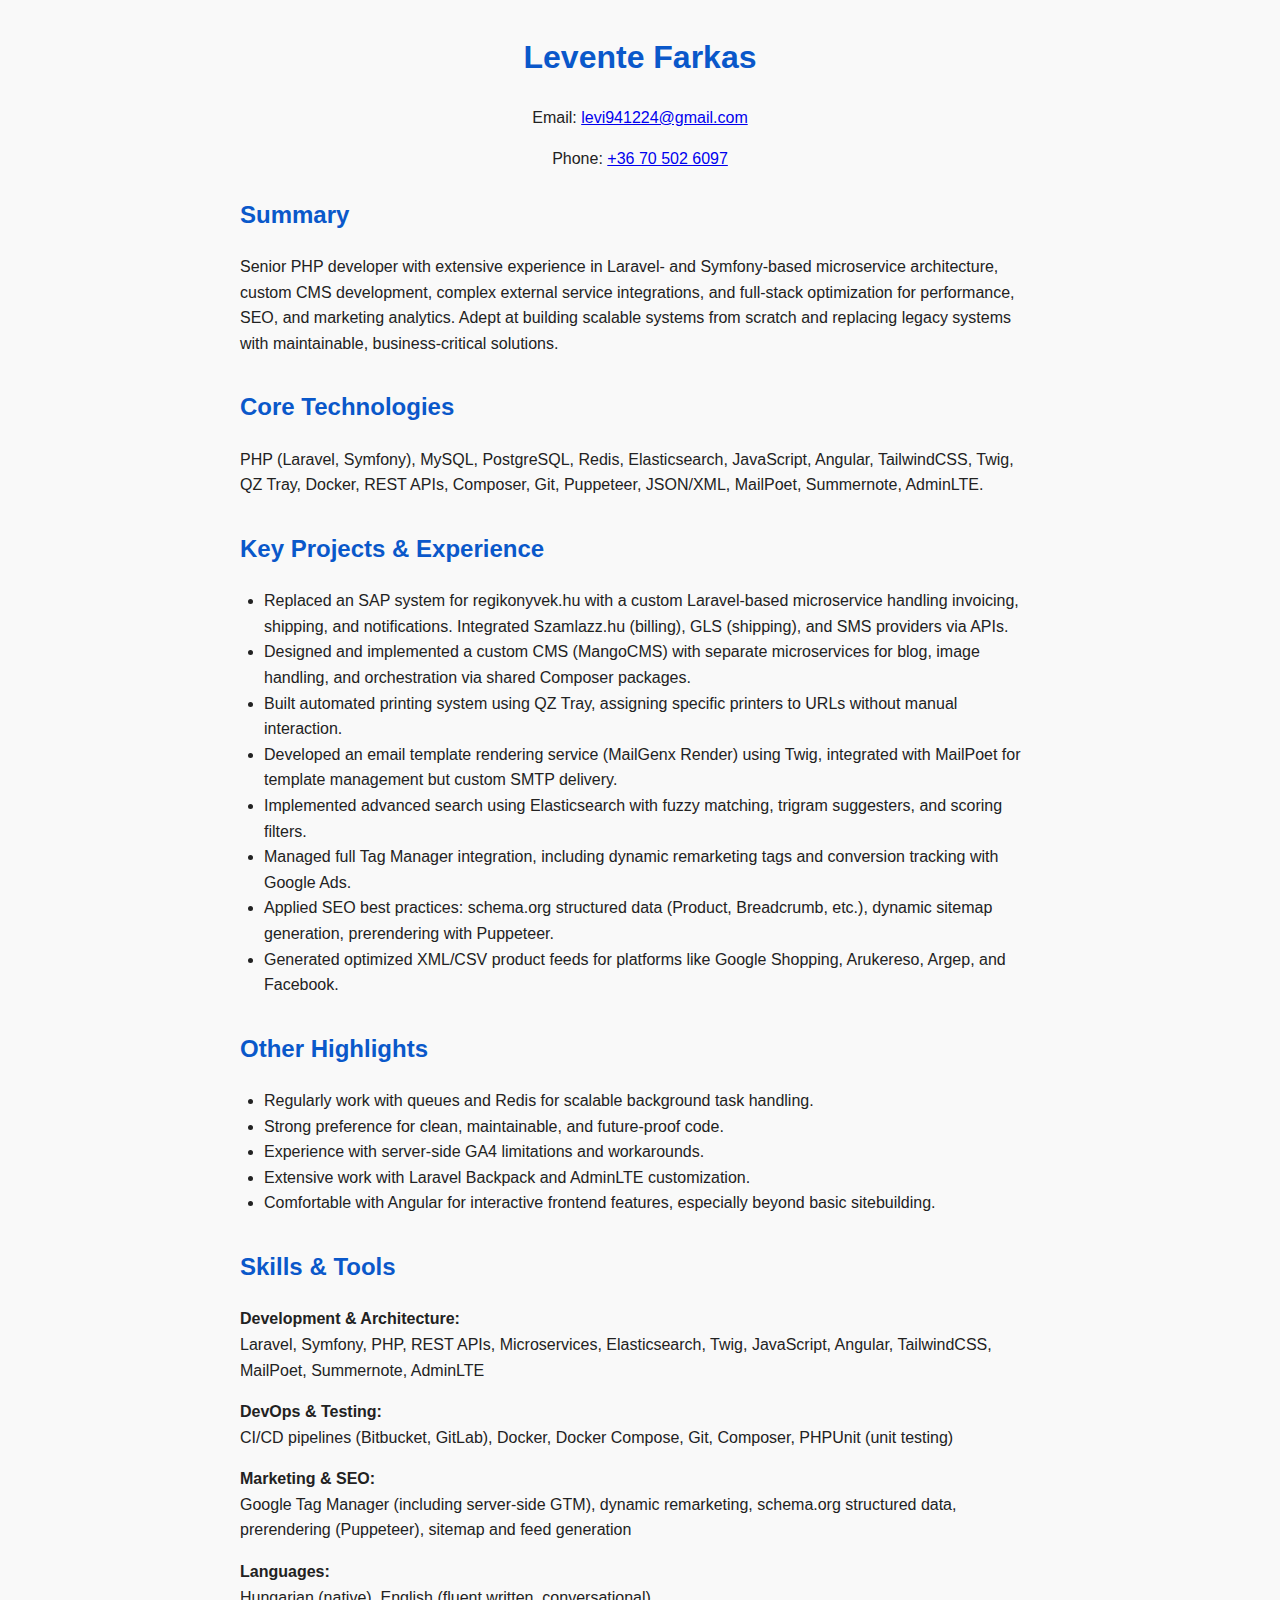
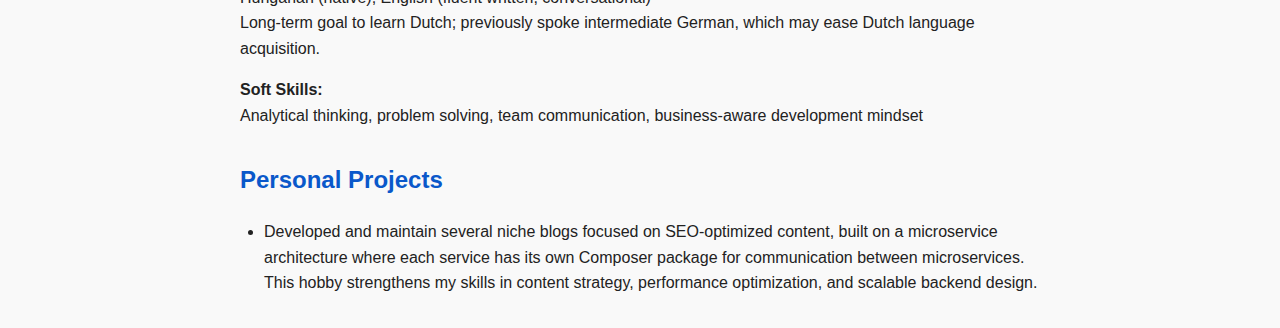
<file: index.html>
<!DOCTYPE html>
<html lang="en">
<head>
<meta charset="UTF-8" />
<meta name="viewport" content="width=device-width, initial-scale=1" />
<title>Levente Farkas – Senior PHP Developer</title>
<style>
  body {
    font-family: Arial, sans-serif;
    max-width: 800px;
    margin: 2rem auto;
    padding: 0 1rem;
    line-height: 1.6;
    background-color: #f9f9f9;
    color: #222;
  }
  h1, h2, h3 {
    color: #0a58ca;
  }
  h1 {
    text-align: center;
  }
  section {
    margin-bottom: 2rem;
  }
  ul {
    padding-left: 1.5rem;
  }
  .contact-info {
    text-align: center;
    margin-bottom: 1.5rem;
  }
</style>
</head>
<body>

<h1>Levente Farkas</h1>
<div class="contact-info">
  <p>Email: <a href="mailto:levi941224@gmail.com">levi941224@gmail.com</a></p>
  <p>Phone: <a href="tel:+36705026097">+36 70 502 6097</a></p>
</div>

<section>
  <h2>Summary</h2>
  <p>Senior PHP developer with extensive experience in Laravel- and Symfony-based microservice architecture, custom CMS development, complex external service integrations, and full-stack optimization for performance, SEO, and marketing analytics. Adept at building scalable systems from scratch and replacing legacy systems with maintainable, business-critical solutions.</p>
</section>

<section>
  <h2>Core Technologies</h2>
  <p>PHP (Laravel, Symfony), MySQL, PostgreSQL, Redis, Elasticsearch, JavaScript, Angular, TailwindCSS, Twig, QZ Tray, Docker, REST APIs, Composer, Git, Puppeteer, JSON/XML, MailPoet, Summernote, AdminLTE.</p>
</section>

<section>
  <h2>Key Projects & Experience</h2>
  <ul>
    <li>Replaced an SAP system for regikonyvek.hu with a custom Laravel-based microservice handling invoicing, shipping, and notifications. Integrated Szamlazz.hu (billing), GLS (shipping), and SMS providers via APIs.</li>
    <li>Designed and implemented a custom CMS (MangoCMS) with separate microservices for blog, image handling, and orchestration via shared Composer packages.</li>
    <li>Built automated printing system using QZ Tray, assigning specific printers to URLs without manual interaction.</li>
    <li>Developed an email template rendering service (MailGenx Render) using Twig, integrated with MailPoet for template management but custom SMTP delivery.</li>
    <li>Implemented advanced search using Elasticsearch with fuzzy matching, trigram suggesters, and scoring filters.</li>
    <li>Managed full Tag Manager integration, including dynamic remarketing tags and conversion tracking with Google Ads.</li>
    <li>Applied SEO best practices: schema.org structured data (Product, Breadcrumb, etc.), dynamic sitemap generation, prerendering with Puppeteer.</li>
    <li>Generated optimized XML/CSV product feeds for platforms like Google Shopping, Arukereso, Argep, and Facebook.</li>
  </ul>
</section>

<section>
  <h2>Other Highlights</h2>
  <ul>
    <li>Regularly work with queues and Redis for scalable background task handling.</li>
    <li>Strong preference for clean, maintainable, and future-proof code.</li>
    <li>Experience with server-side GA4 limitations and workarounds.</li>
    <li>Extensive work with Laravel Backpack and AdminLTE customization.</li>
    <li>Comfortable with Angular for interactive frontend features, especially beyond basic sitebuilding.</li>
  </ul>
</section>

<section>
  <h2>Skills & Tools</h2>
  <p><strong>Development & Architecture:</strong><br/>
  Laravel, Symfony, PHP, REST APIs, Microservices, Elasticsearch, Twig, JavaScript, Angular, TailwindCSS, MailPoet, Summernote, AdminLTE</p>
  <p><strong>DevOps & Testing:</strong><br/>
  CI/CD pipelines (Bitbucket, GitLab), Docker, Docker Compose, Git, Composer, PHPUnit (unit testing)</p>
  <p><strong>Marketing & SEO:</strong><br/>
  Google Tag Manager (including server-side GTM), dynamic remarketing, schema.org structured data, prerendering (Puppeteer), sitemap and feed generation</p>
  <p><strong>Languages:</strong><br/>
  Hungarian (native), English (fluent written, conversational)<br/>
  Long-term goal to learn Dutch; previously spoke intermediate German, which may ease Dutch language acquisition.</p>
  <p><strong>Soft Skills:</strong><br/>
  Analytical thinking, problem solving, team communication, business-aware development mindset</p>
</section>

<section>
  <h2>Personal Projects</h2>
  <ul>
    <li>Developed and maintain several niche blogs focused on SEO-optimized content, built on a microservice architecture where each service has its own Composer package for communication between microservices. This hobby strengthens my skills in content strategy, performance optimization, and scalable backend design.</li>
  </ul>
</section>

</body>
</html>
</file>
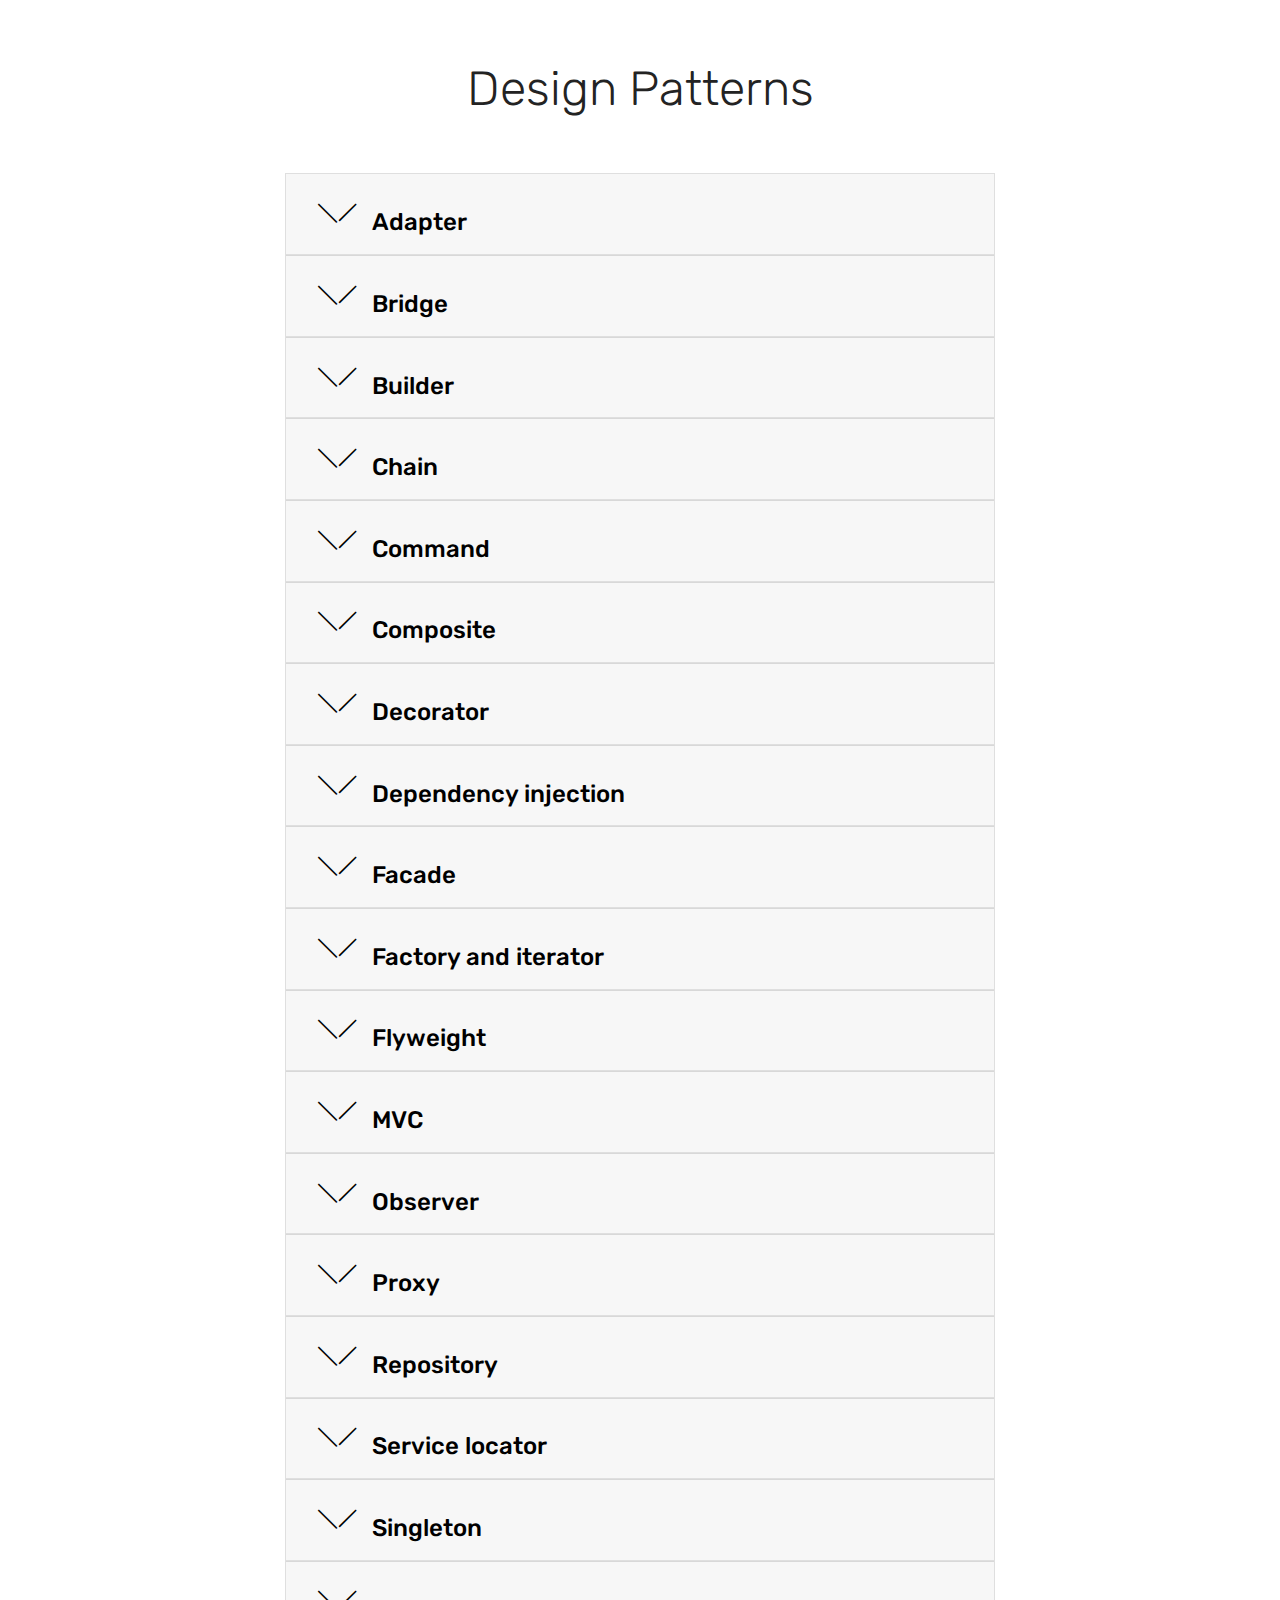
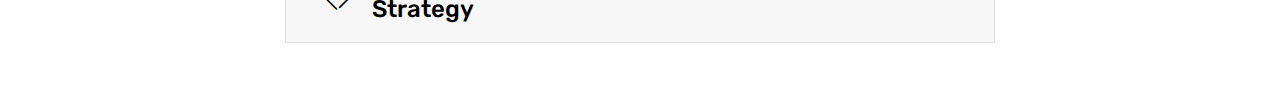
<file: design-patterns/index.html>
<!DOCTYPE html>
<html lang="en">
<head>
  <meta charset="UTF-8">
  <meta http-equiv="X-UA-Compatible" content="IE=edge">
  <meta name="viewport" content="width=device-width, initial-scale=1, minimum-scale=1">
  <meta name="description" content="">
  <title>Design Patterns</title>
  <link rel="stylesheet" href="assets/web/assets/mobirise-icons/mobirise-icons.css">
  <link rel="stylesheet" href="assets/bootstrap/css/bootstrap.min.css">
  <link rel="stylesheet" href="assets/bootstrap/css/bootstrap-grid.min.css">
  <link rel="stylesheet" href="assets/bootstrap/css/bootstrap-reboot.min.css">
  <link rel="stylesheet" href="assets/tether/tether.min.css">
  <link rel="stylesheet" href="assets/theme/css/style.css">
  <link rel="preload" as="style" href="assets/mobirise/css/mbr-additional.css"><link rel="stylesheet" href="assets/mobirise/css/mbr-additional.css" type="text/css">
</head>
<body>
      <section class="toggle1 cid-rLbWqLmRwD" id="toggle1-0">
            <div class="container">
                <div class="media-container-row">
                    <div class="col-12 col-md-8">
                        <div class="section-head text-center space30">
                           <h2 class="mbr-section-title pb-5 mbr-fonts-style display-2">Design Patterns</h2>
                        </div>
                        <div class="clearfix"></div>
                        <div id="bootstrap-toggle" class="toggle-panel accordionStyles tab-content">


                            <div class="card">
                                <div class="card-header" role="tab" id="heading1">
                                    <a role="button" class="collapsed panel-title text-black" data-toggle="collapse" data-core="" href="#collapse1_0" aria-expanded="false" aria-controls="collapse1">
                                        <h4 class="mbr-fonts-style display-5">
                                            <span class="sign mbr-iconfont mbri-arrow-down inactive"></span>Adapter</h4>
                                    </a>
                                </div>
                                <div id="collapse1_0" class="panel-collapse noScroll collapse" role="tabpanel" aria-labelledby="heading1">
                                    <div class="panel-body p-4">
                                        <p class="mbr-fonts-style panel-text display-7">
                                            <iframe width="560" height="315" src="https://www.youtube.com/embed/8B1lVPZ-0Xs" frameborder="0" allow="accelerometer; autoplay; encrypted-media; gyroscope; picture-in-picture" allowfullscreen></iframe>
                                        </p>
                                    </div>
                                </div>
                            </div>
                            <div class="card">
                                <div class="card-header" role="tab" id="heading2">
                                    <a role="button" class="collapsed panel-title text-black" data-toggle="collapse" data-core="" href="#collapse1_1" aria-expanded="false" aria-controls="collapse1">
                                        <h4 class="mbr-fonts-style display-5">
                                            <span class="sign mbr-iconfont mbri-arrow-down inactive"></span>Bridge</h4>
                                    </a>
                                </div>
                                <div id="collapse1_1" class="panel-collapse noScroll collapse" role="tabpanel" aria-labelledby="heading2">
                                    <div class="panel-body p-4">
                                        <p class="mbr-fonts-style panel-text display-7">
                                            <iframe width="560" height="315" src="https://www.youtube.com/embed/FCcBOh_UxNg" frameborder="0" allow="accelerometer; autoplay; encrypted-media; gyroscope; picture-in-picture" allowfullscreen></iframe>
                                        </p>
                                    </div>
                                </div>
                            </div>
                            <div class="card">
                                <div class="card-header" role="tab" id="heading3">
                                    <a role="button" class="collapsed panel-title text-black" data-toggle="collapse" data-core="" href="#collapse1_2" aria-expanded="false" aria-controls="collapse1">
                                        <h4 class="mbr-fonts-style display-5">
                                            <span class="sign mbr-iconfont mbri-arrow-down inactive"></span>Builder</h4>
                                    </a>
                                </div>
                                <div id="collapse1_2" class="panel-collapse noScroll collapse" role="tabpanel" aria-labelledby="heading3">
                                    <div class="panel-body p-4">
                                        <p class="mbr-fonts-style panel-text display-7">
                                            <iframe width="560" height="315" src="https://www.youtube.com/embed/Ol5-J6ohP9w" frameborder="0" allow="accelerometer; autoplay; encrypted-media; gyroscope; picture-in-picture" allowfullscreen></iframe>
                                        </p>
                                    </div>
                                </div>
                            </div>
                            <div class="card">
                                <div class="card-header" role="tab" id="heading4">
                                    <a role="button" class="collapsed panel-title text-black" data-toggle="collapse" data-core="" href="#collapse1_3" aria-expanded="false" aria-controls="collapse1">
                                        <h4 class="mbr-fonts-style display-5">
                                            <span class="sign mbr-iconfont mbri-arrow-down inactive"></span>Chain</h4>
                                    </a>
                                </div>
                                <div id="collapse1_3" class="panel-collapse noScroll collapse" role="tabpanel" aria-labelledby="heading4">
                                    <div class="panel-body p-4">
                                        <p class="mbr-fonts-style panel-text display-7">
                                            <iframe width="560" height="315" src="https://www.youtube.com/embed/Wsik_uy1mnw" frameborder="0" allow="accelerometer; autoplay; encrypted-media; gyroscope; picture-in-picture" allowfullscreen></iframe>
                                        </p>
                                    </div>
                                </div>
                            </div>
                            <div class="card">
                                <div class="card-header" role="tab" id="heading6">
                                    <a role="button" class="collapsed panel-title text-black" data-toggle="collapse" data-core="" href="#collapse1_5" aria-expanded="false" aria-controls="collapse1">
                                        <h4 class="mbr-fonts-style display-5">
                                            <span class="sign mbr-iconfont mbri-arrow-down inactive"></span>Command</h4>
                                    </a>
                                </div>
                                <div id="collapse1_5" class="panel-collapse noScroll collapse" role="tabpanel" aria-labelledby="heading6">
                                    <div class="panel-body p-4">
                                        <p class="mbr-fonts-style panel-text display-7">
                                            <iframe width="560" height="315" src="https://www.youtube.com/embed/a64Ba4uV7jc" frameborder="0" allow="accelerometer; autoplay; encrypted-media; gyroscope; picture-in-picture" allowfullscreen></iframe>
                                        </p>
                                    </div>
                                </div>
                            </div>
                            <div class="card">
                                <div class="card-header" role="tab" id="heading7">
                                    <a role="button" class="collapsed panel-title text-black" data-toggle="collapse" data-core="" href="#collapse1_6" aria-expanded="false" aria-controls="collapse1">
                                        <h4 class="mbr-fonts-style display-5">
                                            <span class="sign mbr-iconfont mbri-arrow-down inactive"></span>Composite</h4>
                                    </a>
                                </div>
                                <div id="collapse1_6" class="panel-collapse noScroll collapse" role="tabpanel" aria-labelledby="heading7">
                                    <div class="panel-body p-4">
                                        <p class="mbr-fonts-style panel-text display-7">
                                            <iframe width="560" height="315" src="https://www.youtube.com/embed/VktGiVzhGLg" frameborder="0" allow="accelerometer; autoplay; encrypted-media; gyroscope; picture-in-picture" allowfullscreen></iframe>
                                        </p>
                                    </div>
                                </div>
                            </div>
                            <div class="card">
                                <div class="card-header" role="tab" id="heading8">
                                    <a role="button" class="collapsed panel-title text-black" data-toggle="collapse" data-core="" href="#collapse1_7" aria-expanded="false" aria-controls="collapse1">
                                        <h4 class="mbr-fonts-style display-5">
                                            <span class="sign mbr-iconfont mbri-arrow-down inactive"></span>Decorator</h4>
                                    </a>
                                </div>
                                <div id="collapse1_7" class="panel-collapse noScroll collapse" role="tabpanel" aria-labelledby="heading8">
                                    <div class="panel-body p-4">
                                        <p class="mbr-fonts-style panel-text display-7">
                                            <iframe width="560" height="315" src="https://www.youtube.com/embed/G2ZjpD9n6Yc" frameborder="0" allow="accelerometer; autoplay; encrypted-media; gyroscope; picture-in-picture" allowfullscreen></iframe>
                                        </p>
                                    </div>
                                </div>
                            </div>
                            <div class="card">
                                <div class="card-header" role="tab" id="heading9">
                                    <a role="button" class="collapsed panel-title text-black" data-toggle="collapse" data-core="" href="#collapse1_8" aria-expanded="false" aria-controls="collapse1">
                                        <h4 class="mbr-fonts-style display-5">
                                            <span class="sign mbr-iconfont mbri-arrow-down inactive"></span>Dependency injection</h4>
                                    </a>
                                </div>
                                <div id="collapse1_8" class="panel-collapse noScroll collapse" role="tabpanel" aria-labelledby="heading9">
                                    <div class="panel-body p-4">
                                        <p class="mbr-fonts-style panel-text display-7">
                                            <iframe width="560" height="315" src="https://www.youtube.com/embed/1wTlax0dwjw" frameborder="0" allow="accelerometer; autoplay; encrypted-media; gyroscope; picture-in-picture" allowfullscreen></iframe>
                                        </p>
                                    </div>
                                </div>
                            </div>
                            <div class="card">
                                <div class="card-header" role="tab" id="heading10">
                                    <a role="button" class="collapsed panel-title text-black" data-toggle="collapse" data-core="" href="#collapse1_9" aria-expanded="false" aria-controls="collapse1">
                                        <h4 class="mbr-fonts-style display-5">
                                            <span class="sign mbr-iconfont mbri-arrow-down inactive"></span>Facade</h4>
                                    </a>
                                </div>
                                <div id="collapse1_9" class="panel-collapse noScroll collapse" role="tabpanel" aria-labelledby="heading10">
                                    <div class="panel-body p-4">
                                        <p class="mbr-fonts-style panel-text display-7">
                                            <iframe width="560" height="315" src="https://www.youtube.com/embed/9lZ3tik9XMY" frameborder="0" allow="accelerometer; autoplay; encrypted-media; gyroscope; picture-in-picture" allowfullscreen></iframe>
                                        </p>
                                    </div>
                                </div>
                            </div>
                            <div class="card">
                                <div class="card-header" role="tab" id="heading11">
                                    <a role="button" class="collapsed panel-title text-black" data-toggle="collapse" data-core="" href="#collapse1_10" aria-expanded="false" aria-controls="collapse1">
                                        <h4 class="mbr-fonts-style display-5">
                                            <span class="sign mbr-iconfont mbri-arrow-down inactive"></span>Factory and iterator</h4>
                                    </a>
                                </div>
                                <div id="collapse1_10" class="panel-collapse noScroll collapse" role="tabpanel" aria-labelledby="heading11">
                                    <div class="panel-body p-4">
                                        <p class="mbr-fonts-style panel-text display-7">
                                            <iframe width="560" height="315" src="https://www.youtube.com/embed/-3RBkgLS3Aw" frameborder="0" allow="accelerometer; autoplay; encrypted-media; gyroscope; picture-in-picture" allowfullscreen></iframe>
                                        </p>
                                    </div>
                                </div>
                            </div>
                            <div class="card">
                                <div class="card-header" role="tab" id="heading12">
                                    <a role="button" class="collapsed panel-title text-black" data-toggle="collapse" data-core="" href="#collapse1_11" aria-expanded="false" aria-controls="collapse1">
                                        <h4 class="mbr-fonts-style display-5">
                                            <span class="sign mbr-iconfont mbri-arrow-down inactive"></span>Flyweight</h4>
                                    </a>
                                </div>
                                <div id="collapse1_11" class="panel-collapse noScroll collapse" role="tabpanel" aria-labelledby="heading12">
                                    <div class="panel-body p-4">
                                        <p class="mbr-fonts-style panel-text display-7">
                                            <iframe width="560" height="315" src="https://www.youtube.com/embed/jCGGS0kgVdg" frameborder="0" allow="accelerometer; autoplay; encrypted-media; gyroscope; picture-in-picture" allowfullscreen></iframe>
                                        </p>
                                    </div>
                                </div>
                            </div>
                            <div class="card">
                                <div class="card-header" role="tab" id="heading13">
                                    <a role="button" class="collapsed panel-title text-black" data-toggle="collapse" data-core="" href="#collapse1_12" aria-expanded="false" aria-controls="collapse1">
                                        <h4 class="mbr-fonts-style display-5">
                                            <span class="sign mbr-iconfont mbri-arrow-down inactive"></span>MVC</h4>
                                    </a>
                                </div>
                                <div id="collapse1_12" class="panel-collapse noScroll collapse" role="tabpanel" aria-labelledby="heading13">
                                    <div class="panel-body p-4">
                                        <p class="mbr-fonts-style panel-text display-7">
                                            <iframe width="560" height="315" src="https://www.youtube.com/embed/Ebgv8MzroZI" frameborder="0" allow="accelerometer; autoplay; encrypted-media; gyroscope; picture-in-picture" allowfullscreen></iframe>
                                        </p>
                                    </div>
                                </div>
                            </div>
                            <div class="card">
                                <div class="card-header" role="tab" id="heading14">
                                    <a role="button" class="collapsed panel-title text-black" data-toggle="collapse" data-core="" href="#collapse1_13" aria-expanded="false" aria-controls="collapse1">
                                        <h4 class="mbr-fonts-style display-5">
                                            <span class="sign mbr-iconfont mbri-arrow-down inactive"></span>Observer</h4>
                                    </a>
                                </div>
                                <div id="collapse1_13" class="panel-collapse noScroll collapse" role="tabpanel" aria-labelledby="heading14">
                                    <div class="panel-body p-4">
                                        <p class="mbr-fonts-style panel-text display-7">
                                            <iframe width="560" height="315" src="https://www.youtube.com/embed/9ik_VhOWQYk" frameborder="0" allow="accelerometer; autoplay; encrypted-media; gyroscope; picture-in-picture" allowfullscreen></iframe>
                                        </p>
                                    </div>
                                </div>
                            </div>
                            <div class="card">
                                <div class="card-header" role="tab" id="heading15">
                                    <a role="button" class="collapsed panel-title text-black" data-toggle="collapse" data-core="" href="#collapse1_14" aria-expanded="false" aria-controls="collapse1">
                                        <h4 class="mbr-fonts-style display-5">
                                            <span class="sign mbr-iconfont mbri-arrow-down inactive"></span>Proxy</h4>
                                    </a>
                                </div>
                                <div id="collapse1_14" class="panel-collapse noScroll collapse" role="tabpanel" aria-labelledby="heading15">
                                    <div class="panel-body p-4">
                                        <p class="mbr-fonts-style panel-text display-7">
                                            <iframe width="560" height="315" src="https://www.youtube.com/embed/bTft6hUGTDo" frameborder="0" allow="accelerometer; autoplay; encrypted-media; gyroscope; picture-in-picture" allowfullscreen></iframe>
                                        </p>
                                    </div>
                                </div>
                            </div>
                            <div class="card">
                                <div class="card-header" role="tab" id="heading16">
                                    <a role="button" class="collapsed panel-title text-black" data-toggle="collapse" data-core="" href="#collapse1_15" aria-expanded="false" aria-controls="collapse1">
                                        <h4 class="mbr-fonts-style display-5">
                                            <span class="sign mbr-iconfont mbri-arrow-down inactive"></span>Repository</h4>
                                    </a>
                                </div>
                                <div id="collapse1_15" class="panel-collapse noScroll collapse" role="tabpanel" aria-labelledby="heading16">
                                    <div class="panel-body p-4">
                                        <p class="mbr-fonts-style panel-text display-7">
                                            <iframe width="560" height="315" src="https://www.youtube.com/embed/Vh_KtP8jalA" frameborder="0" allow="accelerometer; autoplay; encrypted-media; gyroscope; picture-in-picture" allowfullscreen></iframe>
                                        </p>
                                    </div>
                                </div>
                            </div>
                            <div class="card">
                                <div class="card-header" role="tab" id="heading17">
                                    <a role="button" class="collapsed panel-title text-black" data-toggle="collapse" data-core="" href="#collapse1_16" aria-expanded="false" aria-controls="collapse1">
                                        <h4 class="mbr-fonts-style display-5">
                                            <span class="sign mbr-iconfont mbri-arrow-down inactive"></span>Service locator</h4>
                                    </a>
                                </div>
                                <div id="collapse1_16" class="panel-collapse noScroll collapse" role="tabpanel" aria-labelledby="heading17">
                                    <div class="panel-body p-4">
                                        <p class="mbr-fonts-style panel-text display-7">
                                            <iframe width="560" height="315" src="https://www.youtube.com/embed/pGkz3Dh_Chg" frameborder="0" allow="accelerometer; autoplay; encrypted-media; gyroscope; picture-in-picture" allowfullscreen></iframe>
                                        </p>
                                    </div>
                                </div>
                            </div>
                            <div class="card">
                                <div class="card-header" role="tab" id="heading18">
                                    <a role="button" class="collapsed panel-title text-black" data-toggle="collapse" data-core="" href="#collapse1_17" aria-expanded="false" aria-controls="collapse1">
                                        <h4 class="mbr-fonts-style display-5">
                                            <span class="sign mbr-iconfont mbri-arrow-down inactive"></span>Singleton</h4>
                                    </a>
                                </div>
                                <div id="collapse1_17" class="panel-collapse noScroll collapse" role="tabpanel" aria-labelledby="heading18">
                                    <div class="panel-body p-4">
                                        <p class="mbr-fonts-style panel-text display-7">
                                            <iframe width="560" height="315" src="https://www.youtube.com/embed/1wU8DWSTQik" frameborder="0" allow="accelerometer; autoplay; encrypted-media; gyroscope; picture-in-picture" allowfullscreen></iframe>
                                        </p>
                                    </div>
                                </div>
                            </div>
                            <div class="card">
                                <div class="card-header" role="tab" id="heading19">
                                    <a role="button" class="collapsed panel-title text-black" data-toggle="collapse" data-core="" href="#collapse1_18" aria-expanded="false" aria-controls="collapse1">
                                        <h4 class="mbr-fonts-style display-5">
                                            <span class="sign mbr-iconfont mbri-arrow-down inactive"></span>Strategy</h4>
                                    </a>
                                </div>
                                <div id="collapse1_18" class="panel-collapse noScroll collapse" role="tabpanel" aria-labelledby="heading19">
                                    <div class="panel-body p-4">
                                        <p class="mbr-fonts-style panel-text display-7">
                                            <iframe width="560" height="315" src="https://www.youtube.com/embed/AXsZGa6XWyo" frameborder="0" allow="accelerometer; autoplay; encrypted-media; gyroscope; picture-in-picture" allowfullscreen></iframe>
                                        </p>
                                    </div>
                                </div>
                            </div>
                        </div>
                    </div>
                </div>
            </div>
    </section>
  <section class="engine"><a href="https://mobirise.info/s">bootstrap theme</a></section><script src="assets/web/assets/jquery/jquery.min.js"></script>
  <script src="assets/popper/popper.min.js"></script>
  <script src="assets/bootstrap/js/bootstrap.min.js"></script>
  <script src="assets/tether/tether.min.js"></script>
  <script src="assets/smoothscroll/smooth-scroll.js"></script>
  <script src="assets/mbr-switch-arrow/mbr-switch-arrow.js"></script>
  <script src="assets/theme/js/script.js"></script>
</body>
</html>
</file>
<file: design-patterns/assets/web/assets/mobirise-icons/mobirise-icons.css>
@font-face {
  font-family: 'MobiriseIcons';
  src:  url('mobirise-icons.eot?spat4u');
  src:  url('mobirise-icons.eot?spat4u#iefix') format('embedded-opentype'),
    url('mobirise-icons.ttf?spat4u') format('truetype'),
    url('mobirise-icons.woff?spat4u') format('woff'),
    url('mobirise-icons.svg?spat4u#MobiriseIcons') format('svg');
  font-weight: normal;
  font-style: normal;
  font-display: swap;
}

[class^="mbri-"], [class*=" mbri-"] {
  /* use !important to prevent issues with browser extensions that change fonts */
  font-family: MobiriseIcons !important;
  speak: none;
  font-style: normal;
  font-weight: normal;
  font-variant: normal;
  text-transform: none;
  line-height: 1;

  /* Better Font Rendering =========== */
  -webkit-font-smoothing: antialiased;
  -moz-osx-font-smoothing: grayscale;
}

.mbri-add-submenu:before {
  content: "\e900";
}
.mbri-alert:before {
  content: "\e901";
}
.mbri-align-center:before {
  content: "\e902";
}
.mbri-align-justify:before {
  content: "\e903";
}
.mbri-align-left:before {
  content: "\e904";
}
.mbri-align-right:before {
  content: "\e905";
}
.mbri-android:before {
  content: "\e906";
}
.mbri-apple:before {
  content: "\e907";
}
.mbri-arrow-down:before {
  content: "\e908";
}
.mbri-arrow-next:before {
  content: "\e909";
}
.mbri-arrow-prev:before {
  content: "\e90a";
}
.mbri-arrow-up:before {
  content: "\e90b";
}
.mbri-bold:before {
  content: "\e90c";
}
.mbri-bookmark:before {
  content: "\e90d";
}
.mbri-bootstrap:before {
  content: "\e90e";
}
.mbri-briefcase:before {
  content: "\e90f";
}
.mbri-browse:before {
  content: "\e910";
}
.mbri-bulleted-list:before {
  content: "\e911";
}
.mbri-calendar:before {
  content: "\e912";
}
.mbri-camera:before {
  content: "\e913";
}
.mbri-cart-add:before {
  content: "\e914";
}
.mbri-cart-full:before {
  content: "\e915";
}
.mbri-cash:before {
  content: "\e916";
}
.mbri-change-style:before {
  content: "\e917";
}
.mbri-chat:before {
  content: "\e918";
}
.mbri-clock:before {
  content: "\e919";
}
.mbri-close:before {
  content: "\e91a";
}
.mbri-cloud:before {
  content: "\e91b";
}
.mbri-code:before {
  content: "\e91c";
}
.mbri-contact-form:before {
  content: "\e91d";
}
.mbri-credit-card:before {
  content: "\e91e";
}
.mbri-cursor-click:before {
  content: "\e91f";
}
.mbri-cust-feedback:before {
  content: "\e920";
}
.mbri-database:before {
  content: "\e921";
}
.mbri-delivery:before {
  content: "\e922";
}
.mbri-desktop:before {
  content: "\e923";
}
.mbri-devices:before {
  content: "\e924";
}
.mbri-down:before {
  content: "\e925";
}
.mbri-download:before {
  content: "\e989";
}
.mbri-drag-n-drop:before {
  content: "\e927";
}
.mbri-drag-n-drop2:before {
  content: "\e928";
}
.mbri-edit:before {
  content: "\e929";
}
.mbri-edit2:before {
  content: "\e92a";
}
.mbri-error:before {
  content: "\e92b";
}
.mbri-extension:before {
  content: "\e92c";
}
.mbri-features:before {
  content: "\e92d";
}
.mbri-file:before {
  content: "\e92e";
}
.mbri-flag:before {
  content: "\e92f";
}
.mbri-folder:before {
  content: "\e930";
}
.mbri-gift:before {
  content: "\e931";
}
.mbri-github:before {
  content: "\e932";
}
.mbri-globe:before {
  content: "\e933";
}
.mbri-globe-2:before {
  content: "\e934";
}
.mbri-growing-chart:before {
  content: "\e935";
}
.mbri-hearth:before {
  content: "\e936";
}
.mbri-help:before {
  content: "\e937";
}
.mbri-home:before {
  content: "\e938";
}
.mbri-hot-cup:before {
  content: "\e939";
}
.mbri-idea:before {
  content: "\e93a";
}
.mbri-image-gallery:before {
  content: "\e93b";
}
.mbri-image-slider:before {
  content: "\e93c";
}
.mbri-info:before {
  content: "\e93d";
}
.mbri-italic:before {
  content: "\e93e";
}
.mbri-key:before {
  content: "\e93f";
}
.mbri-laptop:before {
  content: "\e940";
}
.mbri-layers:before {
  content: "\e941";
}
.mbri-left-right:before {
  content: "\e942";
}
.mbri-left:before {
  content: "\e943";
}
.mbri-letter:before {
  content: "\e944";
}
.mbri-like:before {
  content: "\e945";
}
.mbri-link:before {
  content: "\e946";
}
.mbri-lock:before {
  content: "\e947";
}
.mbri-login:before {
  content: "\e948";
}
.mbri-logout:before {
  content: "\e949";
}
.mbri-magic-stick:before {
  content: "\e94a";
}
.mbri-map-pin:before {
  content: "\e94b";
}
.mbri-menu:before {
  content: "\e94c";
}
.mbri-mobile:before {
  content: "\e94d";
}
.mbri-mobile2:before {
  content: "\e94e";
}
.mbri-mobirise:before {
  content: "\e94f";
}
.mbri-more-horizontal:before {
  content: "\e950";
}
.mbri-more-vertical:before {
  content: "\e951";
}
.mbri-music:before {
  content: "\e952";
}
.mbri-new-file:before {
  content: "\e953";
}
.mbri-numbered-list:before {
  content: "\e954";
}
.mbri-opened-folder:before {
  content: "\e955";
}
.mbri-pages:before {
  content: "\e956";
}
.mbri-paper-plane:before {
  content: "\e957";
}
.mbri-paperclip:before {
  content: "\e958";
}
.mbri-photo:before {
  content: "\e959";
}
.mbri-photos:before {
  content: "\e95a";
}
.mbri-pin:before {
  content: "\e95b";
}
.mbri-play:before {
  content: "\e95c";
}
.mbri-plus:before {
  content: "\e95d";
}
.mbri-preview:before {
  content: "\e95e";
}
.mbri-print:before {
  content: "\e95f";
}
.mbri-protect:before {
  content: "\e960";
}
.mbri-question:before {
  content: "\e961";
}
.mbri-quote-left:before {
  content: "\e962";
}
.mbri-quote-right:before {
  content: "\e963";
}
.mbri-refresh:before {
  content: "\e964";
}
.mbri-responsive:before {
  content: "\e965";
}
.mbri-right:before {
  content: "\e966";
}
.mbri-rocket:before {
  content: "\e967";
}
.mbri-sad-face:before {
  content: "\e968";
}
.mbri-sale:before {
  content: "\e969";
}
.mbri-save:before {
  content: "\e96a";
}
.mbri-search:before {
  content: "\e96b";
}
.mbri-setting:before {
  content: "\e96c";
}
.mbri-setting2:before {
  content: "\e96d";
}
.mbri-setting3:before {
  content: "\e96e";
}
.mbri-share:before {
  content: "\e96f";
}
.mbri-shopping-bag:before {
  content: "\e970";
}
.mbri-shopping-basket:before {
  content: "\e971";
}
.mbri-shopping-cart:before {
  content: "\e972";
}
.mbri-sites:before {
  content: "\e973";
}
.mbri-smile-face:before {
  content: "\e974";
}
.mbri-speed:before {
  content: "\e975";
}
.mbri-star:before {
  content: "\e976";
}
.mbri-success:before {
  content: "\e977";
}
.mbri-sun:before {
  content: "\e978";
}
.mbri-sun2:before {
  content: "\e979";
}
.mbri-tablet:before {
  content: "\e97a";
}
.mbri-tablet-vertical:before {
  content: "\e97b";
}
.mbri-target:before {
  content: "\e97c";
}
.mbri-timer:before {
  content: "\e97d";
}
.mbri-to-ftp:before {
  content: "\e97e";
}
.mbri-to-local-drive:before {
  content: "\e97f";
}
.mbri-touch-swipe:before {
  content: "\e980";
}
.mbri-touch:before {
  content: "\e981";
}
.mbri-trash:before {
  content: "\e982";
}
.mbri-underline:before {
  content: "\e983";
}
.mbri-unlink:before {
  content: "\e984";
}
.mbri-unlock:before {
  content: "\e985";
}
.mbri-up-down:before {
  content: "\e986";
}
.mbri-up:before {
  content: "\e987";
}
.mbri-update:before {
  content: "\e988";
}
.mbri-upload:before {
 content: "\e926"; 
}
.mbri-user:before {
  content: "\e98a";
}
.mbri-user2:before {
  content: "\e98b";
}
.mbri-users:before {
  content: "\e98c";
}
.mbri-video:before {
  content: "\e98d";
}
.mbri-video-play:before {
  content: "\e98e";
}
.mbri-watch:before {
  content: "\e98f";
}
.mbri-website-theme:before {
  content: "\e990";
}
.mbri-wifi:before {
  content: "\e991";
}
.mbri-windows:before {
  content: "\e992";
}
.mbri-zoom-out:before {
  content: "\e993";
}
.mbri-redo:before {
  content: "\e994";
}
.mbri-undo:before {
  content: "\e995";
}
</file>
<file: design-patterns/assets/theme/css/style.css>
/*!
 * Mobirise v4 theme (https://mobirise.com/)
 * Copyright 2017 Mobirise
 */
section {
  background-color: #eeeeee; }

body {
  font-style: normal;
  line-height: 1.5; }

section,
.container,
.container-fluid {
  position: relative;
  word-wrap: break-word; }

a.mbr-iconfont:hover {
  text-decoration: none; }

.article .lead p,
.article .lead ul,
.article .lead ol,
.article .lead pre,
.article .lead blockquote {
  margin-bottom: 0; }

ul,
ol,
pre,
blockquote {
  margin-bottom: 2.3125rem; }

pre {
  background: #f4f4f4;
  padding: 10px 24px;
  white-space: pre-wrap; }

.inactive {
  -webkit-user-select: none;
  -moz-user-select: none;
  -ms-user-select: none;
  user-select: none;
  pointer-events: none;
  -webkit-user-drag: none;
  user-drag: none; }

.mbr-section__comments .row {
  justify-content: center;
  -webkit-justify-content: center; }

a {
  font-style: normal;
  font-weight: 400;
  cursor: pointer; }
  a, a:hover {
    text-decoration: none; }

figure {
  margin-bottom: 0; }

body {
  color: #232323; }

h1,
h2,
h3,
h4,
h5,
h6,
.h1,
.h2,
.h3,
.h4,
.h5,
.h6,
.display-1,
.display-2,
.display-3,
.display-4 {
  line-height: 1;
  word-break: break-word;
  word-wrap: break-word; }

.mbr-section-title {
  font-style: normal;
  line-height: 1.2; }

.mbr-section-subtitle {
  line-height: 1.3; }

.mbr-text {
  font-style: normal;
  line-height: 1.6; }

b,
strong {
  font-weight: bold; }

blockquote {
  padding: 10px 0 10px 20px;
  position: relative;
  border-left: 2px solid;
  border-color: #ff3366; }

input:-webkit-autofill, input:-webkit-autofill:hover, input:-webkit-autofill:focus, input:-webkit-autofill:active {
  transition-delay: 9999s;
  transition-property: background-color, color; }

textarea[type='hidden'] {
  display: none; }

body {
  position: relative; }

section {
  background-position: 50% 50%;
  background-repeat: no-repeat;
  background-size: cover; }
  section .mbr-background-video,
  section .mbr-background-video-preview {
    position: absolute;
    bottom: 0;
    left: 0;
    right: 0;
    top: 0; }

.hidden {
  visibility: hidden; }

.mbr-z-index20 {
  z-index: 20; }

/*! Base colors */
.mbr-white {
  color: #ffffff; }

.mbr-black {
  color: #000000; }

.mbr-bg-white {
  background-color: #ffffff; }

.mbr-bg-black {
  background-color: #000000; }

/*! Text-aligns */
.align-left {
  text-align: left; }

.align-center {
  text-align: center; }

.align-right {
  text-align: right; }

@media (max-width: 767px) {
  .align-left,
  .align-center,
  .align-right,
  .mbr-section-btn,
  .mbr-section-title {
    text-align: center; } }
/*! Font-weight  */
.mbr-light {
  font-weight: 300; }

.mbr-regular {
  font-weight: 400; }

.mbr-semibold {
  font-weight: 500; }

.mbr-bold {
  font-weight: 700; }

/*! Media  */
.media-size-item {
  -webkit-flex: 1 1 auto;
  -moz-flex: 1 1 auto;
  -ms-flex: 1 1 auto;
  -o-flex: 1 1 auto;
  flex: 1 1 auto; }

.media-content {
  -webkit-flex-basis: 100%;
  flex-basis: 100%; }

.media-container-row {
  display: -ms-flexbox;
  display: -webkit-flex;
  display: flex;
  -webkit-flex-direction: row;
  -ms-flex-direction: row;
  flex-direction: row;
  -webkit-flex-wrap: wrap;
  -ms-flex-wrap: wrap;
  flex-wrap: wrap;
  -webkit-justify-content: center;
  -ms-flex-pack: center;
  justify-content: center;
  -webkit-align-content: center;
  -ms-flex-line-pack: center;
  align-content: center;
  -webkit-align-items: start;
  -ms-flex-align: start;
  align-items: start; }
  .media-container-row .media-size-item {
    width: 400px; }

.media-container-column {
  display: -ms-flexbox;
  display: -webkit-flex;
  display: flex;
  -webkit-flex-direction: column;
  -ms-flex-direction: column;
  flex-direction: column;
  -webkit-flex-wrap: wrap;
  -ms-flex-wrap: wrap;
  flex-wrap: wrap;
  -webkit-justify-content: center;
  -ms-flex-pack: center;
  justify-content: center;
  -webkit-align-content: center;
  -ms-flex-line-pack: center;
  align-content: center;
  -webkit-align-items: stretch;
  -ms-flex-align: stretch;
  align-items: stretch; }
  .media-container-column > * {
    width: 100%; }

@media (min-width: 992px) {
  .media-container-row {
    -webkit-flex-wrap: nowrap;
    -ms-flex-wrap: nowrap;
    flex-wrap: nowrap; } }
figure {
  overflow: hidden; }

figure[mbr-media-size] {
  transition: width 0.1s; }

.mbr-figure img,
.mbr-figure iframe {
  display: block;
  width: 100%; }

.card {
  background-color: transparent;
  border: none; }

.card-box {
  width: 100%; }

.card-img {
  text-align: center;
  flex-shrink: 0;
  -webkit-flex-shrink: 0; }

.media {
  max-width: 100%;
  margin: 0 auto; }

.mbr-figure {
  -ms-flex-item-align: center;
  -ms-grid-row-align: center;
  -webkit-align-self: center;
  align-self: center; }

.media-container > div {
  max-width: 100%; }

.mbr-figure img,
.card-img img {
  width: 100%; }

@media (max-width: 991px) {
  .media-size-item {
    width: auto !important; }

  .media {
    width: auto; }

  .mbr-figure {
    width: 100% !important; } }
/*! Buttons */
.btn {
  font-weight: 500;
  border-width: 2px;
  font-style: normal;
  letter-spacing: 1px;
  margin: .4rem .8rem;
  white-space: normal;
  -webkit-transition: all .3s ease-in-out;
  -moz-transition: all .3s ease-in-out;
  transition: all .3s ease-in-out;
  display: inline-flex;
  align-items: center;
  justify-content: center;
  word-break: break-word;
  -webkit-align-items: center;
  -webkit-justify-content: center;
  display: -webkit-inline-flex; }

.btn-sm {
  font-weight: 500;
  letter-spacing: 1px;
  -webkit-transition: all .3s ease-in-out;
  -moz-transition: all .3s ease-in-out;
  transition: all .3s ease-in-out; }

.btn-md {
  font-weight: 500;
  letter-spacing: 1px;
  margin: .4rem .8rem !important;
  -webkit-transition: all .3s ease-in-out;
  -moz-transition: all .3s ease-in-out;
  transition: all .3s ease-in-out; }

.btn-lg {
  font-weight: 500;
  letter-spacing: 1px;
  margin: .4rem .8rem !important;
  -webkit-transition: all .3s ease-in-out;
  -moz-transition: all .3s ease-in-out;
  transition: all .3s ease-in-out; }

.mbr-section-btn {
  margin-left: -0.25rem;
  margin-right: -0.25rem;
  font-size: 0; }

nav .mbr-section-btn {
  margin-left: 0rem;
  margin-right: 0rem; }

.btn-form {
  border-radius: 0; }
  .btn-form:hover {
    cursor: pointer; }

/*! Btn icon margin */
.btn .mbr-iconfont,
.btn.btn-sm .mbr-iconfont {
  cursor: pointer;
  margin-right: 0.5rem; }

.btn.btn-md .mbr-iconfont,
.btn.btn-md .mbr-iconfont {
  margin-right: 0.8rem; }

.mbr-regular {
  font-weight: 400; }

.mbr-semibold {
  font-weight: 500; }

.mbr-bold {
  font-weight: 700; }

[type='submit'] {
  -webkit-appearance: none; }

/*! Full-screen */
.mbr-fullscreen .mbr-overlay {
  min-height: 100vh; }

.mbr-fullscreen {
  display: flex;
  display: -webkit-flex;
  display: -moz-flex;
  display: -ms-flex;
  display: -o-flex;
  align-items: center;
  -webkit-align-items: center;
  min-height: 100vh;
  padding-top: 3rem;
  padding-bottom: 3rem; }

/*! Map */
.map {
  height: 25rem;
  position: relative; }
  .map iframe {
    width: 100%;
    height: 100%; }

.mbr-overlay {
  background-color: #000;
  bottom: 0;
  left: 0;
  opacity: .5;
  position: absolute;
  right: 0;
  top: 0;
  z-index: 0;
  pointer-events: none; }

/* Form */
blockquote {
  font-style: italic;
  padding: 10px 0 10px 20px;
  font-size: 1.09rem;
  position: relative;
  border-width: 3px; }

.form-control {
  background-color: #f5f5f5;
  box-shadow: none;
  color: #565656;
  line-height: 1.43;
  min-height: 3.5em;
  padding: 1.07em .5em; }
  .form-control, .form-control:focus {
    border: 1px solid #e8e8e8; }
  .form-active .form-control:invalid {
    border-color: red; }

.form-control-label {
  position: relative;
  cursor: pointer;
  margin-bottom: .357em;
  padding: 0; }

.alert {
  color: #ffffff;
  border-radius: 0;
  border: 0;
  font-size: .875rem;
  line-height: 1.5;
  margin-bottom: 1.875rem;
  padding: 1.25rem;
  position: relative; }
  .alert.alert-form::after {
    background-color: inherit;
    bottom: -7px;
    content: "";
    display: block;
    height: 14px;
    left: 50%;
    margin-left: -7px;
    position: absolute;
    transform: rotate(45deg);
    width: 14px;
    -webkit-transform: rotate(45deg); }

.form-asterisk {
  font-family: initial;
  position: absolute;
  top: -2px;
  font-weight: normal; }

/*! Scroll to top arrow */
#scrollToTop a i:before {
  content: '';
  position: absolute;
  height: 40%;
  top: 25%;
  background: #fff;
  width: 2px;
  left: calc(50% - 1px); }
#scrollToTop a i:after {
  content: '';
  position: absolute;
  display: block;
  border-top: 2px solid #fff;
  border-right: 2px solid #fff;
  width: 40%;
  height: 40%;
  left: 30%;
  bottom: 30%;
  transform: rotate(135deg);
  -webkit-transform: rotate(135deg); }

.mbr-arrow-up {
  bottom: 25px;
  right: 90px;
  position: fixed;
  text-align: right;
  z-index: 5000;
  color: #ffffff;
  font-size: 32px;
  transform: rotate(180deg);
  -webkit-transform: rotate(180deg); }

.mbr-arrow-up a {
  background: rgba(0, 0, 0, 0.2);
  border-radius: 3px;
  color: #fff;
  display: inline-block;
  height: 60px;
  width: 60px;
  outline-style: none !important;
  position: relative;
  text-decoration: none;
  transition: all 0.3s ease-in-out;
  cursor: pointer;
  text-align: center; }
  .mbr-arrow-up a:hover {
    background-color: rgba(0, 0, 0, 0.4); }
  .mbr-arrow-up a i {
    line-height: 60px; }

.mbr-arrow-up-icon {
  display: block;
  color: #fff; }

.mbr-arrow-up-icon::before {
  content: '\203a';
  display: inline-block;
  font-family: serif;
  font-size: 32px;
  line-height: 1;
  font-style: normal;
  position: relative;
  top: 6px;
  left: -4px;
  -webkit-transform: rotate(-90deg);
  transform: rotate(-90deg); }

/*! Arrow Down */
.mbr-arrow {
  position: absolute;
  bottom: 45px;
  left: 50%;
  width: 60px;
  height: 60px;
  cursor: pointer;
  background-color: rgba(80, 80, 80, 0.5);
  border-radius: 50%;
  -webkit-transform: translateX(-50%);
  transform: translateX(-50%); }
  .mbr-arrow > a {
    display: inline-block;
    text-decoration: none;
    outline-style: none;
    -webkit-animation: arrowdown 1.7s ease-in-out infinite;
    animation: arrowdown 1.7s ease-in-out infinite; }
    .mbr-arrow > a > i {
      position: absolute;
      top: -2px;
      left: 15px;
      font-size: 2rem; }

@keyframes arrowdown {
  0% {
    transform: translateY(0px);
    -webkit-transform: translateY(0px); }
  50% {
    transform: translateY(-5px);
    -webkit-transform: translateY(-5px); }
  100% {
    transform: translateY(0px);
    -webkit-transform: translateY(0px); } }
@-webkit-keyframes arrowdown {
  0% {
    transform: translateY(0px);
    -webkit-transform: translateY(0px); }
  50% {
    transform: translateY(-5px);
    -webkit-transform: translateY(-5px); }
  100% {
    transform: translateY(0px);
    -webkit-transform: translateY(0px); } }
@media (max-width: 500px) {
  .mbr-arrow-up {
    left: 50%;
    right: auto;
    transform: translateX(-50%) rotate(180deg);
    -webkit-transform: translateX(-50%) rotate(180deg); } }
/*Gradients animation*/
@keyframes gradient-animation {
  from {
    background-position: 0% 100%;
    animation-timing-function: ease-in-out; }
  to {
    background-position: 100% 0%;
    animation-timing-function: ease-in-out; } }
@-webkit-keyframes gradient-animation {
  from {
    background-position: 0% 100%;
    animation-timing-function: ease-in-out; }
  to {
    background-position: 100% 0%;
    animation-timing-function: ease-in-out; } }
.bg-gradient {
  background-size: 200% 200%;
  animation: gradient-animation 5s infinite alternate;
  -webkit-animation: gradient-animation 5s infinite alternate; }

.menu .navbar-brand {
  display: -webkit-flex; }
  .menu .navbar-brand span {
    display: flex;
    display: -webkit-flex; }
  .menu .navbar-brand .navbar-caption-wrap {
    display: -webkit-flex; }
  .menu .navbar-brand .navbar-logo img {
    display: -webkit-flex; }
@media (min-width: 768px) and (max-width: 1023px) {
  .menu .navbar-toggleable-sm .navbar-nav {
    display: -webkit-box;
    display: -webkit-flex;
    display: -ms-flexbox; } }
@media (max-width: 1023px) {
  .menu .navbar-collapse {
    max-height: 93.5vh; }
    .menu .navbar-collapse.show {
      overflow: auto; } }
@media (min-width: 1024px) {
  .menu .navbar-nav.nav-dropdown {
    display: -webkit-flex; }
  .menu .navbar-toggleable-sm .navbar-collapse {
    display: -webkit-flex !important; }
  .menu .collapsed .navbar-collapse {
    max-height: 93.5vh; }
    .menu .collapsed .navbar-collapse.show {
      overflow: auto; } }
@media (max-width: 767px) {
  .menu .navbar-collapse {
    max-height: 80vh; } }

/* Others*/
.note-check a[data-value=Rubik] {
  font-style: normal; }

.mbr-arrow a {
  color: #ffffff; }

@media (max-width: 767px) {
  .mbr-arrow {
    display: none; } }
.navbar {
  display: -webkit-flex;
  -webkit-flex-wrap: wrap;
  -webkit-align-items: center;
  -webkit-justify-content: space-between; }

.navbar-collapse {
  -webkit-flex-basis: 100%;
  -webkit-flex-grow: 1;
  -webkit-align-items: center; }

.nav-dropdown .link {
  padding: 0.667em 1.667em !important;
  margin: 0 !important; }

.nav {
  display: -webkit-flex;
  -webkit-flex-wrap: wrap; }

.row {
  display: -webkit-flex;
  -webkit-flex-wrap: wrap; }

.justify-content-center {
  -webkit-justify-content: center; }

.form-inline {
  display: -webkit-flex;
  -webkit-flex-flow: row wrap;
  -webkit-align-items: center; }

.card-wrapper {
  -webkit-flex: 1; }

.carousel-control {
  z-index: 10;
  display: -webkit-flex;
  -webkit-align-items: center;
  -webkit-justify-content: center; }

.carousel-controls {
  display: -webkit-flex; }

.media {
  display: -webkit-flex; }

.form-group:focus {
  outline: none; }

.jq-selectbox__select {
  padding: 1.07em 0.5em;
  position: absolute;
  top: 0;
  left: 0;
  width: 100%; }

.jq-selectbox__dropdown {
  position: absolute;
  top: 100% !important;
  left: 0 !important;
  width: 100% !important; }

.jq-selectbox__trigger-arrow {
  transform: translateY(-50%); }

.jq-selectbox li {
  padding: 1.07em 0.5em; }

input[type='range'] {
  padding-left: 0 !important;
  padding-right: 0 !important; }

.modal-dialog,
.modal-content {
  height: 100%; }

.modal-dialog .carousel-inner {
  height: calc(100vh - 1.75rem); }
  @media (max-width: 575px) {
    .modal-dialog .carousel-inner {
      height: calc(100vh - 1rem); } }

.carousel-item {
  text-align: center; }

.carousel-item img {
  margin: auto; }

.navbar-toggler {
  -webkit-align-self: flex-start;
  -ms-flex-item-align: start;
  align-self: flex-start;
  padding: 0.25rem 0.75rem;
  font-size: 1.25rem;
  line-height: 1;
  background: transparent;
  border: 1px solid transparent;
  -webkit-border-radius: 0.25rem;
  border-radius: 0.25rem; }

.navbar-toggler:focus,
.navbar-toggler:hover {
  text-decoration: none; }

.navbar-toggler-icon {
  display: inline-block;
  width: 1.5em;
  height: 1.5em;
  vertical-align: middle;
  content: '';
  background: no-repeat center center;
  -webkit-background-size: 100% 100%;
  -o-background-size: 100% 100%;
  background-size: 100% 100%; }

.navbar-toggler-left {
  position: absolute;
  left: 1rem; }

.navbar-toggler-right {
  position: absolute;
  right: 1rem; }

@media (max-width: 575px) {
  .navbar-toggleable .navbar-nav .dropdown-menu {
    position: static;
    float: none; }

  .navbar-toggleable > .container {
    padding-right: 0;
    padding-left: 0; } }
@media (min-width: 576px) {
  .navbar-toggleable {
    -webkit-box-orient: horizontal;
    -webkit-box-direction: normal;
    -webkit-flex-direction: row;
    -ms-flex-direction: row;
    flex-direction: row;
    -webkit-flex-wrap: nowrap;
    -ms-flex-wrap: nowrap;
    flex-wrap: nowrap;
    -webkit-box-align: center;
    -webkit-align-items: center;
    -ms-flex-align: center;
    align-items: center; }

  .navbar-toggleable .navbar-nav {
    -webkit-box-orient: horizontal;
    -webkit-box-direction: normal;
    -webkit-flex-direction: row;
    -ms-flex-direction: row;
    flex-direction: row; }

  .navbar-toggleable .navbar-nav .nav-link {
    padding-right: 0.5rem;
    padding-left: 0.5rem; }

  .navbar-toggleable > .container {
    display: -webkit-box;
    display: -webkit-flex;
    display: -ms-flexbox;
    display: flex;
    -webkit-flex-wrap: nowrap;
    -ms-flex-wrap: nowrap;
    flex-wrap: nowrap;
    -webkit-box-align: center;
    -webkit-align-items: center;
    -ms-flex-align: center;
    align-items: center; }

  .navbar-toggleable .navbar-collapse {
    display: -webkit-box !important;
    display: -webkit-flex !important;
    display: -ms-flexbox !important;
    display: flex !important;
    width: 100%; }

  .navbar-toggleable .navbar-toggler {
    display: none; } }
@media (max-width: 767px) {
  .navbar-toggleable-sm .navbar-nav .dropdown-menu {
    position: static;
    float: none; }

  .navbar-toggleable-sm > .container {
    padding-right: 0;
    padding-left: 0; } }
@media (min-width: 768px) {
  .navbar-toggleable-sm {
    -webkit-box-orient: horizontal;
    -webkit-box-direction: normal;
    -webkit-flex-direction: row;
    -ms-flex-direction: row;
    flex-direction: row;
    -webkit-flex-wrap: nowrap;
    -ms-flex-wrap: nowrap;
    flex-wrap: nowrap;
    -webkit-box-align: center;
    -webkit-align-items: center;
    -ms-flex-align: center;
    align-items: center; }

  .navbar-toggleable-sm .navbar-nav {
    -webkit-box-orient: horizontal;
    -webkit-box-direction: normal;
    -webkit-flex-direction: row;
    -ms-flex-direction: row;
    flex-direction: row; }

  .navbar-toggleable-sm .navbar-nav .nav-link {
    padding-right: 0.5rem;
    padding-left: 0.5rem; }

  .navbar-toggleable-sm > .container {
    display: -webkit-box;
    display: -webkit-flex;
    display: -ms-flexbox;
    display: flex;
    -webkit-flex-wrap: nowrap;
    -ms-flex-wrap: nowrap;
    flex-wrap: nowrap;
    -webkit-box-align: center;
    -webkit-align-items: center;
    -ms-flex-align: center;
    align-items: center; }

  .navbar-toggleable-sm .navbar-collapse {
    display: none;
    width: 100%; }

  .navbar-toggleable-sm .navbar-toggler {
    display: none; } }
@media (max-width: 1023px) {
  .navbar-toggleable-md .navbar-nav .dropdown-menu {
    position: static;
    float: none; }

  .navbar-toggleable-md > .container {
    padding-right: 0;
    padding-left: 0; } }
@media (min-width: 1024px) {
  .navbar-toggleable-md {
    -webkit-box-orient: horizontal;
    -webkit-box-direction: normal;
    -webkit-flex-direction: row;
    -ms-flex-direction: row;
    flex-direction: row;
    -webkit-flex-wrap: nowrap;
    -ms-flex-wrap: nowrap;
    flex-wrap: nowrap;
    -webkit-box-align: center;
    -webkit-align-items: center;
    -ms-flex-align: center;
    align-items: center; }

  .navbar-toggleable-md .navbar-nav {
    -webkit-box-orient: horizontal;
    -webkit-box-direction: normal;
    -webkit-flex-direction: row;
    -ms-flex-direction: row;
    flex-direction: row; }

  .navbar-toggleable-md .navbar-nav .nav-link {
    padding-right: 0.5rem;
    padding-left: 0.5rem; }

  .navbar-toggleable-md > .container {
    display: -webkit-box;
    display: -webkit-flex;
    display: -ms-flexbox;
    display: flex;
    -webkit-flex-wrap: nowrap;
    -ms-flex-wrap: nowrap;
    flex-wrap: nowrap;
    -webkit-box-align: center;
    -webkit-align-items: center;
    -ms-flex-align: center;
    align-items: center; }

  .navbar-toggleable-md .navbar-collapse {
    display: -webkit-box !important;
    display: -webkit-flex !important;
    display: -ms-flexbox !important;
    display: flex !important;
    width: 100%; }

  .navbar-toggleable-md .navbar-toggler {
    display: none; } }
@media (max-width: 1199px) {
  .navbar-toggleable-lg .navbar-nav .dropdown-menu {
    position: static;
    float: none; }

  .navbar-toggleable-lg > .container {
    padding-right: 0;
    padding-left: 0; } }
@media (min-width: 1200px) {
  .navbar-toggleable-lg {
    -webkit-box-orient: horizontal;
    -webkit-box-direction: normal;
    -webkit-flex-direction: row;
    -ms-flex-direction: row;
    flex-direction: row;
    -webkit-flex-wrap: nowrap;
    -ms-flex-wrap: nowrap;
    flex-wrap: nowrap;
    -webkit-box-align: center;
    -webkit-align-items: center;
    -ms-flex-align: center;
    align-items: center; }

  .navbar-toggleable-lg .navbar-nav {
    -webkit-box-orient: horizontal;
    -webkit-box-direction: normal;
    -webkit-flex-direction: row;
    -ms-flex-direction: row;
    flex-direction: row; }

  .navbar-toggleable-lg .navbar-nav .nav-link {
    padding-right: 0.5rem;
    padding-left: 0.5rem; }

  .navbar-toggleable-lg > .container {
    display: -webkit-box;
    display: -webkit-flex;
    display: -ms-flexbox;
    display: flex;
    -webkit-flex-wrap: nowrap;
    -ms-flex-wrap: nowrap;
    flex-wrap: nowrap;
    -webkit-box-align: center;
    -webkit-align-items: center;
    -ms-flex-align: center;
    align-items: center; }

  .navbar-toggleable-lg .navbar-collapse {
    display: -webkit-box !important;
    display: -webkit-flex !important;
    display: -ms-flexbox !important;
    display: flex !important;
    width: 100%; }

  .navbar-toggleable-lg .navbar-toggler {
    display: none; } }
.navbar-toggleable-xl {
  -webkit-box-orient: horizontal;
  -webkit-box-direction: normal;
  -webkit-flex-direction: row;
  -ms-flex-direction: row;
  flex-direction: row;
  -webkit-flex-wrap: nowrap;
  -ms-flex-wrap: nowrap;
  flex-wrap: nowrap;
  -webkit-box-align: center;
  -webkit-align-items: center;
  -ms-flex-align: center;
  align-items: center; }

.navbar-toggleable-xl .navbar-nav .dropdown-menu {
  position: static;
  float: none; }

.navbar-toggleable-xl > .container {
  padding-right: 0;
  padding-left: 0; }

.navbar-toggleable-xl .navbar-nav {
  -webkit-box-orient: horizontal;
  -webkit-box-direction: normal;
  -webkit-flex-direction: row;
  -ms-flex-direction: row;
  flex-direction: row; }

.navbar-toggleable-xl .navbar-nav .nav-link {
  padding-right: 0.5rem;
  padding-left: 0.5rem; }

.navbar-toggleable-xl > .container {
  display: -webkit-box;
  display: -webkit-flex;
  display: -ms-flexbox;
  display: flex;
  -webkit-flex-wrap: nowrap;
  -ms-flex-wrap: nowrap;
  flex-wrap: nowrap;
  -webkit-box-align: center;
  -webkit-align-items: center;
  -ms-flex-align: center;
  align-items: center; }

.navbar-toggleable-xl .navbar-collapse {
  display: -webkit-box !important;
  display: -webkit-flex !important;
  display: -ms-flexbox !important;
  display: flex !important;
  width: 100%; }

.navbar-toggleable-xl .navbar-toggler {
  display: none; }

.card-img {
  width: auto; }

.menu .navbar.collapsed:not(.beta-menu) {
  flex-direction: column;
  -webkit-flex-direction: column; }

.carousel-item.active,
.carousel-item-next,
.carousel-item-prev {
  display: -webkit-box;
  display: -webkit-flex;
  display: -ms-flexbox;
  display: flex; }

.note-air-layout .dropup .dropdown-menu,
.note-air-layout .navbar-fixed-bottom .dropdown .dropdown-menu {
  bottom: initial !important; }

html,
body {
  height: auto;
  min-height: 100vh; }

.dropup .dropdown-toggle::after {
  display: none; }

/*# sourceMappingURL=style.css.map */
.engine {
	position: absolute;
	text-indent: -2400px;
	text-align: center;
	padding: 0;
	top: 0;
	left: -2400px;
}
</file>
<file: design-patterns/assets/mobirise/css/mbr-additional.css>
@import url(https://fonts.googleapis.com/css?family=Rubik:300,300i,400,400i,500,500i,700,700i,900,900i&display=swap);





body {
  font-family: Rubik;
}
.display-1 {
  font-family: 'Rubik', sans-serif;
  font-size: 4.25rem;
  font-display: swap;
}
.display-1 > .mbr-iconfont {
  font-size: 6.8rem;
}
.display-2 {
  font-family: 'Rubik', sans-serif;
  font-size: 3rem;
  font-display: swap;
}
.display-2 > .mbr-iconfont {
  font-size: 4.8rem;
}
.display-4 {
  font-family: 'Rubik', sans-serif;
  font-size: 1rem;
  font-display: swap;
}
.display-4 > .mbr-iconfont {
  font-size: 1.6rem;
}
.display-5 {
  font-family: 'Rubik', sans-serif;
  font-size: 1.5rem;
  font-display: swap;
}
.display-5 > .mbr-iconfont {
  font-size: 2.4rem;
}
.display-7 {
  font-family: 'Rubik', sans-serif;
  font-size: 1rem;
  font-display: swap;
}
.display-7 > .mbr-iconfont {
  font-size: 1.6rem;
}
/* ---- Fluid typography for mobile devices ---- */
/* 1.4 - font scale ratio ( bootstrap == 1.42857 ) */
/* 100vw - current viewport width */
/* (48 - 20)  48 == 48rem == 768px, 20 == 20rem == 320px(minimal supported viewport) */
/* 0.65 - min scale variable, may vary */
@media (max-width: 768px) {
  .display-1 {
    font-size: 3.4rem;
    font-size: calc( 2.1374999999999997rem + (4.25 - 2.1374999999999997) * ((100vw - 20rem) / (48 - 20)));
    line-height: calc( 1.4 * (2.1374999999999997rem + (4.25 - 2.1374999999999997) * ((100vw - 20rem) / (48 - 20))));
  }
  .display-2 {
    font-size: 2.4rem;
    font-size: calc( 1.7rem + (3 - 1.7) * ((100vw - 20rem) / (48 - 20)));
    line-height: calc( 1.4 * (1.7rem + (3 - 1.7) * ((100vw - 20rem) / (48 - 20))));
  }
  .display-4 {
    font-size: 0.8rem;
    font-size: calc( 1rem + (1 - 1) * ((100vw - 20rem) / (48 - 20)));
    line-height: calc( 1.4 * (1rem + (1 - 1) * ((100vw - 20rem) / (48 - 20))));
  }
  .display-5 {
    font-size: 1.2rem;
    font-size: calc( 1.175rem + (1.5 - 1.175) * ((100vw - 20rem) / (48 - 20)));
    line-height: calc( 1.4 * (1.175rem + (1.5 - 1.175) * ((100vw - 20rem) / (48 - 20))));
  }
}
/* Buttons */
.btn {
  padding: 1rem 3rem;
  border-radius: 3px;
}
.btn-sm {
  padding: 0.6rem 1.5rem;
  border-radius: 3px;
}
.btn-md {
  padding: 1rem 3rem;
  border-radius: 3px;
}
.btn-lg {
  padding: 1.2rem 3.2rem;
  border-radius: 3px;
}
.bg-primary {
  background-color: #149dcc !important;
}
.bg-success {
  background-color: #f7ed4a !important;
}
.bg-info {
  background-color: #82786e !important;
}
.bg-warning {
  background-color: #879a9f !important;
}
.bg-danger {
  background-color: #b1a374 !important;
}
.btn-primary,
.btn-primary:active {
  background-color: #149dcc !important;
  border-color: #149dcc !important;
  color: #ffffff !important;
}
.btn-primary:hover,
.btn-primary:focus,
.btn-primary.focus,
.btn-primary.active {
  color: #ffffff !important;
  background-color: #0d6786 !important;
  border-color: #0d6786 !important;
}
.btn-primary.disabled,
.btn-primary:disabled {
  color: #ffffff !important;
  background-color: #0d6786 !important;
  border-color: #0d6786 !important;
}
.btn-secondary,
.btn-secondary:active {
  background-color: #ff3366 !important;
  border-color: #ff3366 !important;
  color: #ffffff !important;
}
.btn-secondary:hover,
.btn-secondary:focus,
.btn-secondary.focus,
.btn-secondary.active {
  color: #ffffff !important;
  background-color: #e50039 !important;
  border-color: #e50039 !important;
}
.btn-secondary.disabled,
.btn-secondary:disabled {
  color: #ffffff !important;
  background-color: #e50039 !important;
  border-color: #e50039 !important;
}
.btn-info,
.btn-info:active {
  background-color: #82786e !important;
  border-color: #82786e !important;
  color: #ffffff !important;
}
.btn-info:hover,
.btn-info:focus,
.btn-info.focus,
.btn-info.active {
  color: #ffffff !important;
  background-color: #59524b !important;
  border-color: #59524b !important;
}
.btn-info.disabled,
.btn-info:disabled {
  color: #ffffff !important;
  background-color: #59524b !important;
  border-color: #59524b !important;
}
.btn-success,
.btn-success:active {
  background-color: #f7ed4a !important;
  border-color: #f7ed4a !important;
  color: #3f3c03 !important;
}
.btn-success:hover,
.btn-success:focus,
.btn-success.focus,
.btn-success.active {
  color: #3f3c03 !important;
  background-color: #eadd0a !important;
  border-color: #eadd0a !important;
}
.btn-success.disabled,
.btn-success:disabled {
  color: #3f3c03 !important;
  background-color: #eadd0a !important;
  border-color: #eadd0a !important;
}
.btn-warning,
.btn-warning:active {
  background-color: #879a9f !important;
  border-color: #879a9f !important;
  color: #ffffff !important;
}
.btn-warning:hover,
.btn-warning:focus,
.btn-warning.focus,
.btn-warning.active {
  color: #ffffff !important;
  background-color: #617479 !important;
  border-color: #617479 !important;
}
.btn-warning.disabled,
.btn-warning:disabled {
  color: #ffffff !important;
  background-color: #617479 !important;
  border-color: #617479 !important;
}
.btn-danger,
.btn-danger:active {
  background-color: #b1a374 !important;
  border-color: #b1a374 !important;
  color: #ffffff !important;
}
.btn-danger:hover,
.btn-danger:focus,
.btn-danger.focus,
.btn-danger.active {
  color: #ffffff !important;
  background-color: #8b7d4e !important;
  border-color: #8b7d4e !important;
}
.btn-danger.disabled,
.btn-danger:disabled {
  color: #ffffff !important;
  background-color: #8b7d4e !important;
  border-color: #8b7d4e !important;
}
.btn-white {
  color: #333333 !important;
}
.btn-white,
.btn-white:active {
  background-color: #ffffff !important;
  border-color: #ffffff !important;
  color: #808080 !important;
}
.btn-white:hover,
.btn-white:focus,
.btn-white.focus,
.btn-white.active {
  color: #808080 !important;
  background-color: #d9d9d9 !important;
  border-color: #d9d9d9 !important;
}
.btn-white.disabled,
.btn-white:disabled {
  color: #808080 !important;
  background-color: #d9d9d9 !important;
  border-color: #d9d9d9 !important;
}
.btn-black,
.btn-black:active {
  background-color: #333333 !important;
  border-color: #333333 !important;
  color: #ffffff !important;
}
.btn-black:hover,
.btn-black:focus,
.btn-black.focus,
.btn-black.active {
  color: #ffffff !important;
  background-color: #0d0d0d !important;
  border-color: #0d0d0d !important;
}
.btn-black.disabled,
.btn-black:disabled {
  color: #ffffff !important;
  background-color: #0d0d0d !important;
  border-color: #0d0d0d !important;
}
.btn-primary-outline,
.btn-primary-outline:active {
  background: none;
  border-color: #0b566f;
  color: #0b566f;
}
.btn-primary-outline:hover,
.btn-primary-outline:focus,
.btn-primary-outline.focus,
.btn-primary-outline.active {
  color: #ffffff;
  background-color: #149dcc;
  border-color: #149dcc;
}
.btn-primary-outline.disabled,
.btn-primary-outline:disabled {
  color: #ffffff !important;
  background-color: #149dcc !important;
  border-color: #149dcc !important;
}
.btn-secondary-outline,
.btn-secondary-outline:active {
  background: none;
  border-color: #cc0033;
  color: #cc0033;
}
.btn-secondary-outline:hover,
.btn-secondary-outline:focus,
.btn-secondary-outline.focus,
.btn-secondary-outline.active {
  color: #ffffff;
  background-color: #ff3366;
  border-color: #ff3366;
}
.btn-secondary-outline.disabled,
.btn-secondary-outline:disabled {
  color: #ffffff !important;
  background-color: #ff3366 !important;
  border-color: #ff3366 !important;
}
.btn-info-outline,
.btn-info-outline:active {
  background: none;
  border-color: #4b453f;
  color: #4b453f;
}
.btn-info-outline:hover,
.btn-info-outline:focus,
.btn-info-outline.focus,
.btn-info-outline.active {
  color: #ffffff;
  background-color: #82786e;
  border-color: #82786e;
}
.btn-info-outline.disabled,
.btn-info-outline:disabled {
  color: #ffffff !important;
  background-color: #82786e !important;
  border-color: #82786e !important;
}
.btn-success-outline,
.btn-success-outline:active {
  background: none;
  border-color: #d2c609;
  color: #d2c609;
}
.btn-success-outline:hover,
.btn-success-outline:focus,
.btn-success-outline.focus,
.btn-success-outline.active {
  color: #3f3c03;
  background-color: #f7ed4a;
  border-color: #f7ed4a;
}
.btn-success-outline.disabled,
.btn-success-outline:disabled {
  color: #3f3c03 !important;
  background-color: #f7ed4a !important;
  border-color: #f7ed4a !important;
}
.btn-warning-outline,
.btn-warning-outline:active {
  background: none;
  border-color: #55666b;
  color: #55666b;
}
.btn-warning-outline:hover,
.btn-warning-outline:focus,
.btn-warning-outline.focus,
.btn-warning-outline.active {
  color: #ffffff;
  background-color: #879a9f;
  border-color: #879a9f;
}
.btn-warning-outline.disabled,
.btn-warning-outline:disabled {
  color: #ffffff !important;
  background-color: #879a9f !important;
  border-color: #879a9f !important;
}
.btn-danger-outline,
.btn-danger-outline:active {
  background: none;
  border-color: #7a6e45;
  color: #7a6e45;
}
.btn-danger-outline:hover,
.btn-danger-outline:focus,
.btn-danger-outline.focus,
.btn-danger-outline.active {
  color: #ffffff;
  background-color: #b1a374;
  border-color: #b1a374;
}
.btn-danger-outline.disabled,
.btn-danger-outline:disabled {
  color: #ffffff !important;
  background-color: #b1a374 !important;
  border-color: #b1a374 !important;
}
.btn-black-outline,
.btn-black-outline:active {
  background: none;
  border-color: #000000;
  color: #000000;
}
.btn-black-outline:hover,
.btn-black-outline:focus,
.btn-black-outline.focus,
.btn-black-outline.active {
  color: #ffffff;
  background-color: #333333;
  border-color: #333333;
}
.btn-black-outline.disabled,
.btn-black-outline:disabled {
  color: #ffffff !important;
  background-color: #333333 !important;
  border-color: #333333 !important;
}
.btn-white-outline,
.btn-white-outline:active,
.btn-white-outline.active {
  background: none;
  border-color: #ffffff;
  color: #ffffff;
}
.btn-white-outline:hover,
.btn-white-outline:focus,
.btn-white-outline.focus {
  color: #333333;
  background-color: #ffffff;
  border-color: #ffffff;
}
.text-primary {
  color: #149dcc !important;
}
.text-secondary {
  color: #ff3366 !important;
}
.text-success {
  color: #f7ed4a !important;
}
.text-info {
  color: #82786e !important;
}
.text-warning {
  color: #879a9f !important;
}
.text-danger {
  color: #b1a374 !important;
}
.text-white {
  color: #ffffff !important;
}
.text-black {
  color: #000000 !important;
}
a.text-primary:hover,
a.text-primary:focus {
  color: #0b566f !important;
}
a.text-secondary:hover,
a.text-secondary:focus {
  color: #cc0033 !important;
}
a.text-success:hover,
a.text-success:focus {
  color: #d2c609 !important;
}
a.text-info:hover,
a.text-info:focus {
  color: #4b453f !important;
}
a.text-warning:hover,
a.text-warning:focus {
  color: #55666b !important;
}
a.text-danger:hover,
a.text-danger:focus {
  color: #7a6e45 !important;
}
a.text-white:hover,
a.text-white:focus {
  color: #b3b3b3 !important;
}
a.text-black:hover,
a.text-black:focus {
  color: #4d4d4d !important;
}
.alert-success {
  background-color: #70c770;
}
.alert-info {
  background-color: #82786e;
}
.alert-warning {
  background-color: #879a9f;
}
.alert-danger {
  background-color: #b1a374;
}
.mbr-section-btn a.btn:not(.btn-form) {
  border-radius: 100px;
}
.mbr-section-btn a.btn:not(.btn-form):hover,
.mbr-section-btn a.btn:not(.btn-form):focus {
  box-shadow: none !important;
}
.mbr-section-btn a.btn:not(.btn-form):hover,
.mbr-section-btn a.btn:not(.btn-form):focus {
  box-shadow: 0 10px 40px 0 rgba(0, 0, 0, 0.2) !important;
  -webkit-box-shadow: 0 10px 40px 0 rgba(0, 0, 0, 0.2) !important;
}
.mbr-gallery-filter li a {
  border-radius: 100px !important;
}
.mbr-gallery-filter li.active .btn {
  background-color: #149dcc;
  border-color: #149dcc;
  color: #ffffff;
}
.mbr-gallery-filter li.active .btn:focus {
  box-shadow: none;
}
.nav-tabs .nav-link {
  border-radius: 100px !important;
}
a,
a:hover {
  color: #149dcc;
}
.mbr-plan-header.bg-primary .mbr-plan-subtitle,
.mbr-plan-header.bg-primary .mbr-plan-price-desc {
  color: #b4e6f8;
}
.mbr-plan-header.bg-success .mbr-plan-subtitle,
.mbr-plan-header.bg-success .mbr-plan-price-desc {
  color: #ffffff;
}
.mbr-plan-header.bg-info .mbr-plan-subtitle,
.mbr-plan-header.bg-info .mbr-plan-price-desc {
  color: #beb8b2;
}
.mbr-plan-header.bg-warning .mbr-plan-subtitle,
.mbr-plan-header.bg-warning .mbr-plan-price-desc {
  color: #ced6d8;
}
.mbr-plan-header.bg-danger .mbr-plan-subtitle,
.mbr-plan-header.bg-danger .mbr-plan-price-desc {
  color: #dfd9c6;
}
/* Scroll to top button*/
.scrollToTop_wraper {
  display: none;
}
.form-control {
  font-family: 'Rubik', sans-serif;
  font-size: 1rem;
  font-display: swap;
}
.form-control > .mbr-iconfont {
  font-size: 1.6rem;
}
blockquote {
  border-color: #149dcc;
}
/* Forms */
.mbr-form .btn {
  margin: .4rem 0;
}
.mbr-form .input-group-btn a.btn {
  border-radius: 100px !important;
}
.mbr-form .input-group-btn a.btn:hover {
  box-shadow: 0 10px 40px 0 rgba(0, 0, 0, 0.2);
}
.mbr-form .input-group-btn button[type="submit"] {
  border-radius: 100px !important;
  padding: 1rem 3rem;
}
.mbr-form .input-group-btn button[type="submit"]:hover {
  box-shadow: 0 10px 40px 0 rgba(0, 0, 0, 0.2);
}
.form2 .form-control {
  border-top-left-radius: 100px;
  border-bottom-left-radius: 100px;
}
.form2 .input-group-btn a.btn {
  border-top-left-radius: 0 !important;
  border-bottom-left-radius: 0 !important;
}
.form2 .input-group-btn button[type="submit"] {
  border-top-left-radius: 0 !important;
  border-bottom-left-radius: 0 !important;
}
.form3 input[type="email"] {
  border-radius: 100px !important;
}
@media (max-width: 349px) {
  .form2 input[type="email"] {
    border-radius: 100px !important;
  }
  .form2 .input-group-btn a.btn {
    border-radius: 100px !important;
  }
  .form2 .input-group-btn button[type="submit"] {
    border-radius: 100px !important;
  }
}
@media (max-width: 767px) {
  .btn {
    font-size: .75rem !important;
  }
  .btn .mbr-iconfont {
    font-size: 1rem !important;
  }
}
/* Footer */
.mbr-footer-content li::before,
.mbr-footer .mbr-contacts li::before {
  background: #149dcc;
}
.mbr-footer-content li a:hover,
.mbr-footer .mbr-contacts li a:hover {
  color: #149dcc;
}
.footer3 input[type="email"],
.footer4 input[type="email"] {
  border-radius: 100px !important;
}
.footer3 .input-group-btn a.btn,
.footer4 .input-group-btn a.btn {
  border-radius: 100px !important;
}
.footer3 .input-group-btn button[type="submit"],
.footer4 .input-group-btn button[type="submit"] {
  border-radius: 100px !important;
}
/* Headers*/
.header13 .form-inline input[type="email"],
.header14 .form-inline input[type="email"] {
  border-radius: 100px;
}
.header13 .form-inline input[type="text"],
.header14 .form-inline input[type="text"] {
  border-radius: 100px;
}
.header13 .form-inline input[type="tel"],
.header14 .form-inline input[type="tel"] {
  border-radius: 100px;
}
.header13 .form-inline a.btn,
.header14 .form-inline a.btn {
  border-radius: 100px;
}
.header13 .form-inline button,
.header14 .form-inline button {
  border-radius: 100px !important;
}
@media screen and (-ms-high-contrast: active), (-ms-high-contrast: none) {
  .card-wrapper {
    flex: auto !important;
  }
}
.jq-selectbox li:hover,
.jq-selectbox li.selected {
  background-color: #149dcc;
  color: #ffffff;
}
.jq-selectbox .jq-selectbox__trigger-arrow,
.jq-number__spin.minus:after,
.jq-number__spin.plus:after {
  transition: 0.4s;
  border-top-color: currentColor;
  border-bottom-color: currentColor;
}
.jq-selectbox:hover .jq-selectbox__trigger-arrow,
.jq-number__spin.minus:hover:after,
.jq-number__spin.plus:hover:after {
  border-top-color: #149dcc;
  border-bottom-color: #149dcc;
}
.xdsoft_datetimepicker .xdsoft_calendar td.xdsoft_default,
.xdsoft_datetimepicker .xdsoft_calendar td.xdsoft_current,
.xdsoft_datetimepicker .xdsoft_timepicker .xdsoft_time_box > div > div.xdsoft_current {
  color: #ffffff !important;
  background-color: #149dcc !important;
  box-shadow: none !important;
}
.xdsoft_datetimepicker .xdsoft_calendar td:hover,
.xdsoft_datetimepicker .xdsoft_timepicker .xdsoft_time_box > div > div:hover {
  color: #ffffff !important;
  background: #ff3366 !important;
  box-shadow: none !important;
}
.lazy-bg {
  background-image: none !important;
}
.lazy-placeholder:not(section),
.lazy-none {
  display: block;
  position: relative;
  padding-bottom: 56.25%;
}
iframe.lazy-placeholder,
.lazy-placeholder:after {
  content: '';
  position: absolute;
  width: 100px;
  height: 100px;
  background: transparent no-repeat center;
  background-size: contain;
  top: 50%;
  left: 50%;
  transform: translateX(-50%) translateY(-50%);
  background-image: url("data:image/svg+xml;charset=UTF-8,%3csvg width='32' height='32' viewBox='0 0 64 64' xmlns='http://www.w3.org/2000/svg' stroke='%23149dcc' %3e%3cg fill='none' fill-rule='evenodd'%3e%3cg transform='translate(16 16)' stroke-width='2'%3e%3ccircle stroke-opacity='.5' cx='16' cy='16' r='16'/%3e%3cpath d='M32 16c0-9.94-8.06-16-16-16'%3e%3canimateTransform attributeName='transform' type='rotate' from='0 16 16' to='360 16 16' dur='1s' repeatCount='indefinite'/%3e%3c/path%3e%3c/g%3e%3c/g%3e%3c/svg%3e");
}
section.lazy-placeholder:after {
  opacity: 0.3;
}
.cid-rLbWqLmRwD {
  padding-top: 60px;
  padding-bottom: 60px;
  position: relative;
  background-color: #ffffff;
}
.cid-rLbWqLmRwD p {
  color: #767676;
}
.cid-rLbWqLmRwD .card {
  border-radius: 0px;
  margin-bottom: -1px;
}
.cid-rLbWqLmRwD .card .card-header {
  border-radius: 0px;
  border: 0px;
  padding: 0;
}
.cid-rLbWqLmRwD .card .card-header a.panel-title {
  margin-bottom: 0;
  margin-top: -1px;
  font-weight: 500;
  font-style: normal;
  display: block;
  text-decoration: none !important;
  line-height: normal;
}
.cid-rLbWqLmRwD .card .card-header a.panel-title:focus {
  text-decoration: none !important;
}
.cid-rLbWqLmRwD .card .card-header a.panel-title h4 {
  border: 1px solid #dfdfdf;
  padding: 1.3rem 2rem;
  margin-bottom: 0;
}
.cid-rLbWqLmRwD .card .card-header a.panel-title h4 .sign {
  padding-right: 1rem;
}
</file>
